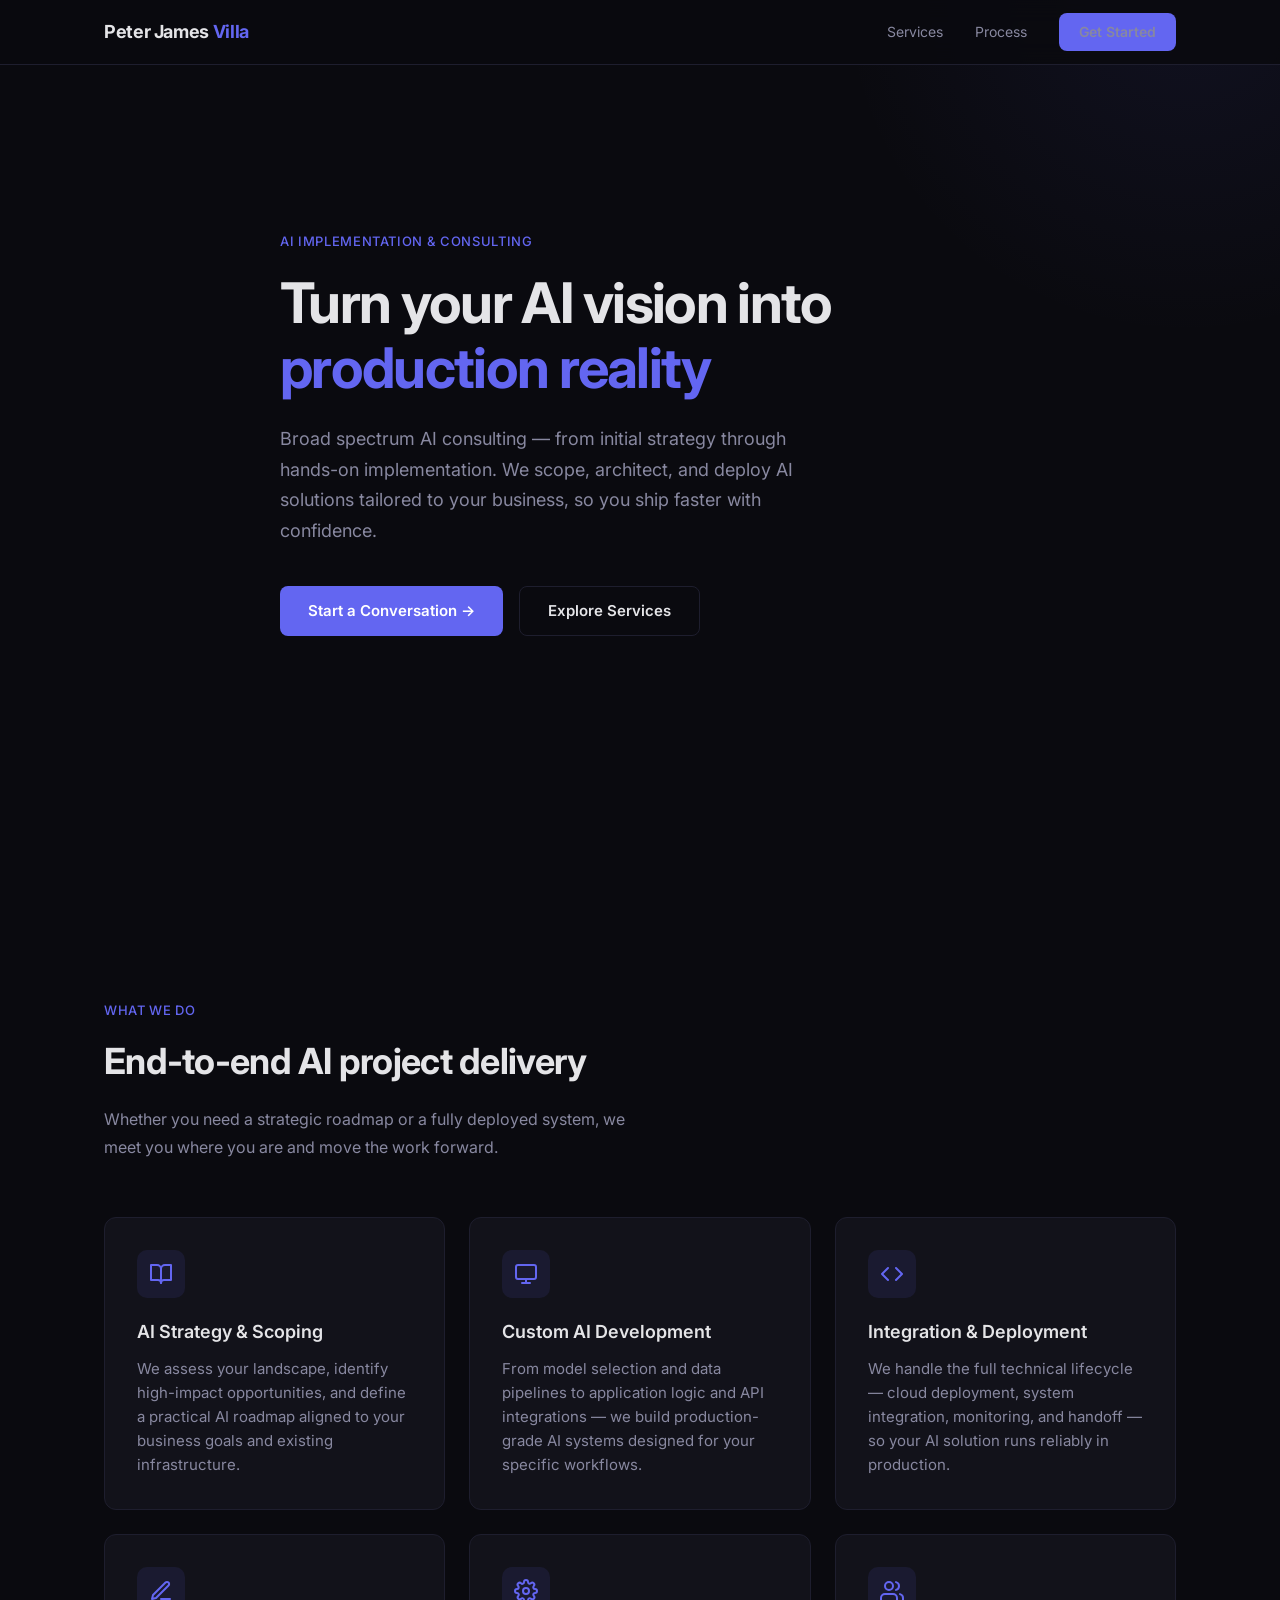
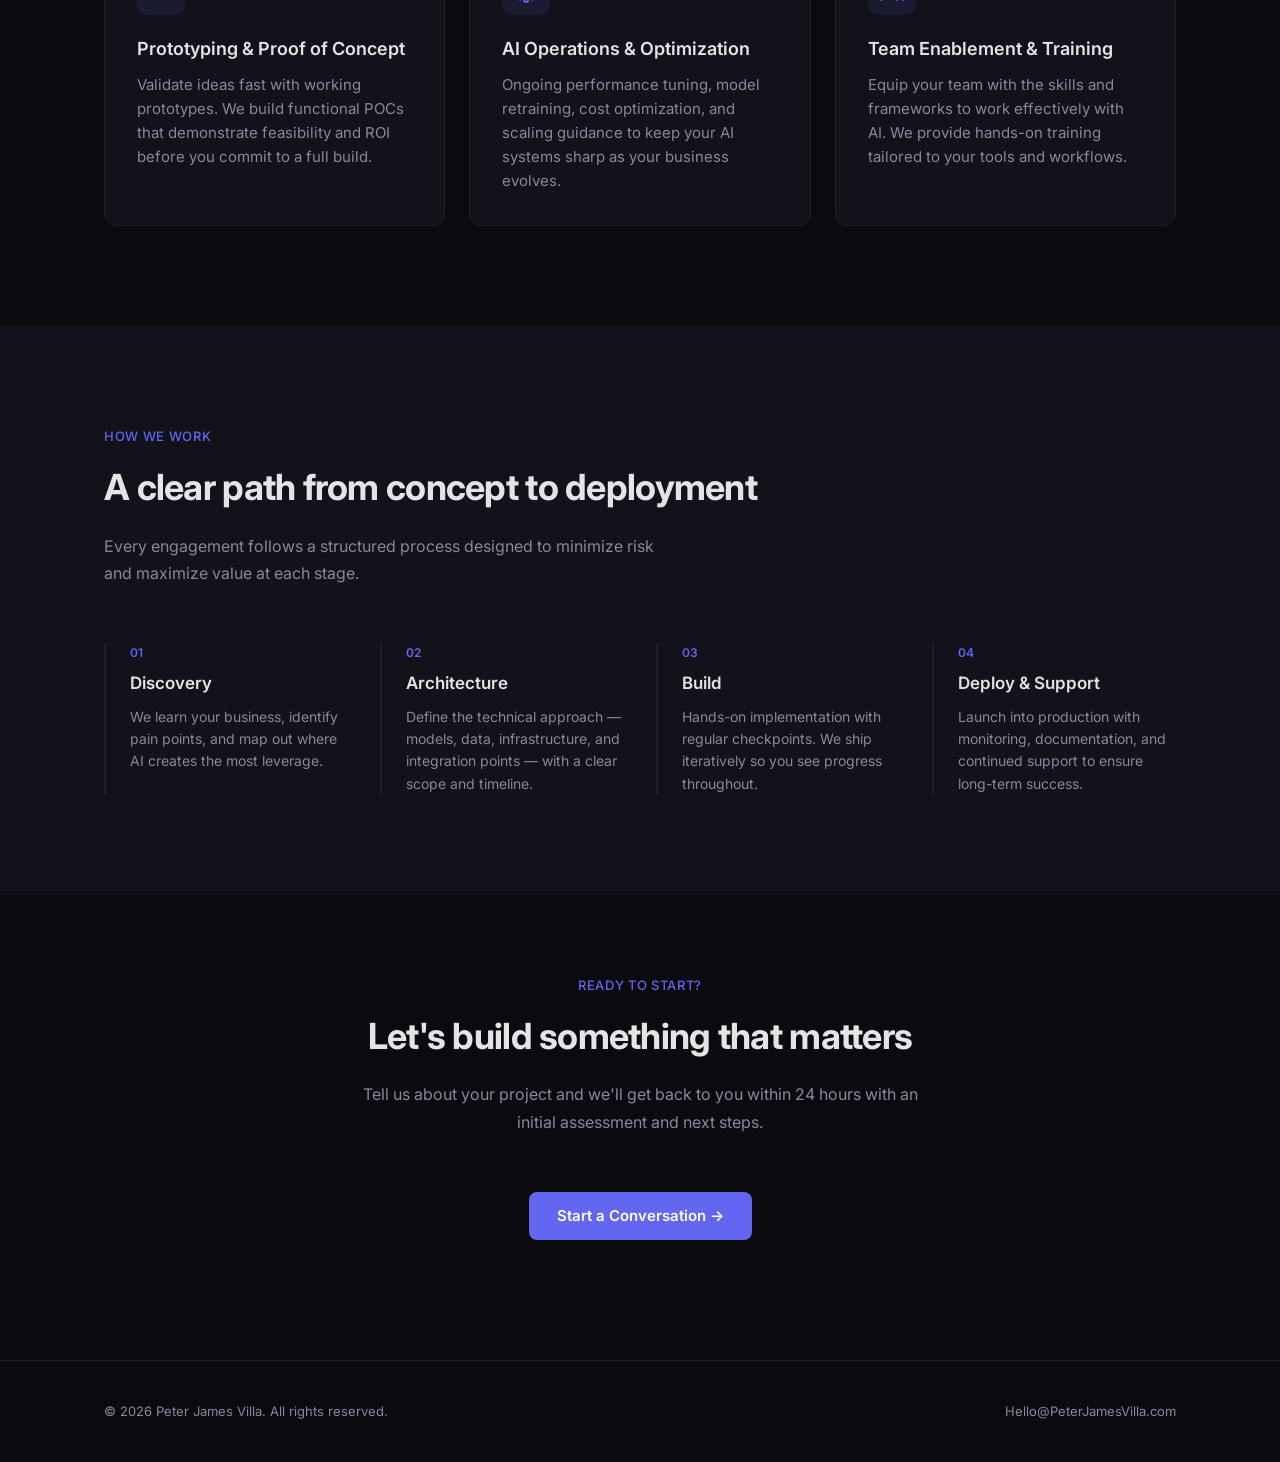
<file: index.html>
<!DOCTYPE html>
<html lang="en">
<head>
  <meta charset="UTF-8" />
  <meta name="viewport" content="width=device-width, initial-scale=1.0" />
  <title>Peter James Villa | AI Implementation & Consulting</title>
  <meta name="description" content="Broad spectrum AI project implementation and consulting. From strategy to deployment, we bring AI solutions to life." />
  <link rel="preconnect" href="https://fonts.googleapis.com" />
  <link rel="preconnect" href="https://fonts.gstatic.com" crossorigin />
  <link href="https://fonts.googleapis.com/css2?family=Inter:wght@400;500;600;700&display=swap" rel="stylesheet" />
  <style>
    *, *::before, *::after { margin: 0; padding: 0; box-sizing: border-box; }

    :root {
      --color-bg: #0a0a0f;
      --color-surface: #12121a;
      --color-border: #1e1e2e;
      --color-text: #e4e4e7;
      --color-text-muted: #8888a0;
      --color-accent: #6366f1;
      --color-accent-hover: #818cf8;
      --color-white: #ffffff;
    }

    html { scroll-behavior: smooth; }

    body {
      font-family: 'Inter', system-ui, -apple-system, sans-serif;
      background: var(--color-bg);
      color: var(--color-text);
      line-height: 1.6;
      -webkit-font-smoothing: antialiased;
    }

    a { color: inherit; text-decoration: none; }

    .container {
      max-width: 1120px;
      margin: 0 auto;
      padding: 0 24px;
    }

    /* ---- NAV ---- */
    nav {
      position: fixed;
      top: 0;
      left: 0;
      right: 0;
      z-index: 100;
      background: rgba(10, 10, 15, 0.85);
      backdrop-filter: blur(12px);
      border-bottom: 1px solid var(--color-border);
    }

    nav .container {
      display: flex;
      align-items: center;
      justify-content: space-between;
      height: 64px;
    }

    .logo {
      font-weight: 700;
      font-size: 1.125rem;
      letter-spacing: -0.02em;
    }

    .logo span { color: var(--color-accent); }

    .nav-links { display: flex; gap: 32px; align-items: center; }

    .nav-links a {
      font-size: 0.875rem;
      color: var(--color-text-muted);
      transition: color 0.2s;
    }

    .nav-links a:hover { color: var(--color-white); }

    .btn {
      display: inline-flex;
      align-items: center;
      gap: 8px;
      padding: 12px 28px;
      border-radius: 8px;
      font-size: 0.9375rem;
      font-weight: 600;
      border: none;
      cursor: pointer;
      transition: all 0.2s;
      text-decoration: none;
    }

    .btn-primary {
      background: var(--color-accent);
      color: var(--color-white);
    }

    .btn-primary:hover {
      background: var(--color-accent-hover);
      transform: translateY(-1px);
      box-shadow: 0 8px 24px rgba(99, 102, 241, 0.3);
    }

    .btn-outline {
      background: transparent;
      color: var(--color-text);
      border: 1px solid var(--color-border);
    }

    .btn-outline:hover {
      border-color: var(--color-accent);
      color: var(--color-white);
    }

    .btn-sm {
      padding: 10px 20px;
      font-size: 0.875rem;
    }

    .btn-nav {
      padding: 8px 20px;
      font-size: 0.8125rem;
    }

    /* ---- HERO ---- */
    .hero {
      min-height: 100vh;
      display: flex;
      align-items: center;
      padding-top: 64px;
      position: relative;
      overflow: hidden;
    }

    .hero::before {
      content: '';
      position: absolute;
      top: -40%;
      right: -20%;
      width: 700px;
      height: 700px;
      background: radial-gradient(circle, rgba(99, 102, 241, 0.08) 0%, transparent 70%);
      pointer-events: none;
    }

    .hero-content {
      max-width: 720px;
      position: relative;
    }

    .hero-label {
      display: inline-block;
      font-size: 0.8125rem;
      font-weight: 500;
      color: var(--color-accent);
      letter-spacing: 0.05em;
      text-transform: uppercase;
      margin-bottom: 20px;
    }

    .hero h1 {
      font-size: clamp(2.25rem, 5vw, 3.5rem);
      font-weight: 700;
      line-height: 1.15;
      letter-spacing: -0.03em;
      margin-bottom: 24px;
    }

    .hero h1 .accent { color: var(--color-accent); }

    .hero p {
      font-size: 1.125rem;
      color: var(--color-text-muted);
      max-width: 560px;
      margin-bottom: 40px;
      line-height: 1.7;
    }

    .hero-actions { display: flex; gap: 16px; flex-wrap: wrap; }

    /* ---- SECTIONS ---- */
    section { padding: 100px 0; }

    .section-label {
      font-size: 0.8125rem;
      font-weight: 500;
      color: var(--color-accent);
      letter-spacing: 0.05em;
      text-transform: uppercase;
      margin-bottom: 12px;
    }

    .section-title {
      font-size: clamp(1.5rem, 3vw, 2.25rem);
      font-weight: 700;
      letter-spacing: -0.02em;
      margin-bottom: 16px;
    }

    .section-subtitle {
      font-size: 1rem;
      color: var(--color-text-muted);
      max-width: 560px;
      margin-bottom: 56px;
      line-height: 1.7;
    }

    /* ---- SERVICES GRID ---- */
    .services-grid {
      display: grid;
      grid-template-columns: repeat(auto-fit, minmax(300px, 1fr));
      gap: 24px;
    }

    .service-card {
      background: var(--color-surface);
      border: 1px solid var(--color-border);
      border-radius: 12px;
      padding: 32px;
      transition: border-color 0.2s, transform 0.2s;
    }

    .service-card:hover {
      border-color: var(--color-accent);
      transform: translateY(-2px);
    }

    .service-icon {
      width: 48px;
      height: 48px;
      background: rgba(99, 102, 241, 0.1);
      border-radius: 10px;
      display: flex;
      align-items: center;
      justify-content: center;
      margin-bottom: 20px;
      font-size: 1.25rem;
    }

    .service-card h3 {
      font-size: 1.125rem;
      font-weight: 600;
      margin-bottom: 10px;
    }

    .service-card p {
      font-size: 0.9375rem;
      color: var(--color-text-muted);
      line-height: 1.6;
    }

    /* ---- PROCESS ---- */
    .process-grid {
      display: grid;
      grid-template-columns: repeat(auto-fit, minmax(240px, 1fr));
      gap: 32px;
    }

    .process-step {
      position: relative;
      padding-left: 24px;
      border-left: 2px solid var(--color-border);
    }

    .process-step:hover { border-left-color: var(--color-accent); }

    .step-number {
      font-size: 0.75rem;
      font-weight: 600;
      color: var(--color-accent);
      margin-bottom: 8px;
    }

    .process-step h3 {
      font-size: 1.0625rem;
      font-weight: 600;
      margin-bottom: 8px;
    }

    .process-step p {
      font-size: 0.875rem;
      color: var(--color-text-muted);
      line-height: 1.6;
    }

    /* ---- CTA SECTION ---- */
    .cta-section {
      text-align: center;
      padding: 80px 0 120px;
    }

    .cta-section .section-subtitle {
      margin-left: auto;
      margin-right: auto;
    }

    /* ---- FOOTER ---- */
    footer {
      border-top: 1px solid var(--color-border);
      padding: 40px 0;
    }

    .footer-content {
      display: flex;
      justify-content: space-between;
      align-items: center;
      flex-wrap: wrap;
      gap: 16px;
    }

    .footer-text {
      font-size: 0.8125rem;
      color: var(--color-text-muted);
    }

    .footer-links {
      display: flex;
      gap: 24px;
    }

    .footer-links a {
      font-size: 0.8125rem;
      color: var(--color-text-muted);
      transition: color 0.2s;
    }

    .footer-links a:hover { color: var(--color-white); }

    /* ---- RESPONSIVE ---- */
    @media (max-width: 768px) {
      .nav-links { gap: 16px; }
      .nav-links a:not(.btn) { display: none; }
      section { padding: 64px 0; }
      .services-grid { grid-template-columns: 1fr; }
      .process-grid { grid-template-columns: 1fr 1fr; }
    }

    @media (max-width: 480px) {
      .hero-actions { flex-direction: column; }
      .hero-actions .btn { width: 100%; justify-content: center; }
      .process-grid { grid-template-columns: 1fr; }
      .footer-content { flex-direction: column; text-align: center; }
    }
  </style>
</head>
<body>

  <!-- NAV -->
  <nav>
    <div class="container">
      <div class="logo">Peter James <span>Villa</span></div>
      <div class="nav-links">
        <a href="#services">Services</a>
        <a href="#process">Process</a>
        <a href="mailto:Hello@PeterJamesVilla.com?subject=AI%20Project%20Inquiry" class="btn btn-primary btn-nav">Get Started</a>
      </div>
    </div>
  </nav>

  <!-- HERO -->
  <section class="hero">
    <div class="container">
      <div class="hero-content">
        <div class="hero-label">AI Implementation &amp; Consulting</div>
        <h1>Turn your AI vision into <span class="accent">production reality</span></h1>
        <p>Broad spectrum AI consulting — from initial strategy through hands-on implementation. We scope, architect, and deploy AI solutions tailored to your business, so you ship faster with confidence.</p>
        <div class="hero-actions">
          <a href="mailto:Hello@PeterJamesVilla.com?subject=AI%20Project%20Inquiry&body=Hi%20Peter%2C%0A%0AI'm%20interested%20in%20discussing%20an%20AI%20project.%0A%0AProject%20overview%3A%0A%0ATimeline%3A%0A%0ALooking%20forward%20to%20connecting." class="btn btn-primary">Start a Conversation &rarr;</a>
          <a href="#services" class="btn btn-outline">Explore Services</a>
        </div>
      </div>
    </div>
  </section>

  <!-- SERVICES -->
  <section id="services">
    <div class="container">
      <div class="section-label">What We Do</div>
      <h2 class="section-title">End-to-end AI project delivery</h2>
      <p class="section-subtitle">Whether you need a strategic roadmap or a fully deployed system, we meet you where you are and move the work forward.</p>

      <div class="services-grid">
        <div class="service-card">
          <div class="service-icon">
            <svg width="24" height="24" fill="none" stroke="currentColor" stroke-width="2" stroke-linecap="round" stroke-linejoin="round" color="#6366f1"><path d="M2 3h6a4 4 0 0 1 4 4v14a3 3 0 0 0-3-3H2z"/><path d="M22 3h-6a4 4 0 0 0-4 4v14a3 3 0 0 1 3-3h7z"/></svg>
          </div>
          <h3>AI Strategy & Scoping</h3>
          <p>We assess your landscape, identify high-impact opportunities, and define a practical AI roadmap aligned to your business goals and existing infrastructure.</p>
        </div>

        <div class="service-card">
          <div class="service-icon">
            <svg width="24" height="24" fill="none" stroke="currentColor" stroke-width="2" stroke-linecap="round" stroke-linejoin="round" color="#6366f1"><rect x="2" y="3" width="20" height="14" rx="2" ry="2"/><line x1="8" y1="21" x2="16" y2="21"/><line x1="12" y1="17" x2="12" y2="21"/></svg>
          </div>
          <h3>Custom AI Development</h3>
          <p>From model selection and data pipelines to application logic and API integrations — we build production-grade AI systems designed for your specific workflows.</p>
        </div>

        <div class="service-card">
          <div class="service-icon">
            <svg width="24" height="24" fill="none" stroke="currentColor" stroke-width="2" stroke-linecap="round" stroke-linejoin="round" color="#6366f1"><polyline points="16 18 22 12 16 6"/><polyline points="8 6 2 12 8 18"/></svg>
          </div>
          <h3>Integration & Deployment</h3>
          <p>We handle the full technical lifecycle — cloud deployment, system integration, monitoring, and handoff — so your AI solution runs reliably in production.</p>
        </div>

        <div class="service-card">
          <div class="service-icon">
            <svg width="24" height="24" fill="none" stroke="currentColor" stroke-width="2" stroke-linecap="round" stroke-linejoin="round" color="#6366f1"><path d="M12 20h9"/><path d="M16.5 3.5a2.121 2.121 0 0 1 3 3L7 19l-4 1 1-4L16.5 3.5z"/></svg>
          </div>
          <h3>Prototyping & Proof of Concept</h3>
          <p>Validate ideas fast with working prototypes. We build functional POCs that demonstrate feasibility and ROI before you commit to a full build.</p>
        </div>

        <div class="service-card">
          <div class="service-icon">
            <svg width="24" height="24" fill="none" stroke="currentColor" stroke-width="2" stroke-linecap="round" stroke-linejoin="round" color="#6366f1"><circle cx="12" cy="12" r="3"/><path d="M19.4 15a1.65 1.65 0 0 0 .33 1.82l.06.06a2 2 0 0 1-2.83 2.83l-.06-.06a1.65 1.65 0 0 0-1.82-.33 1.65 1.65 0 0 0-1 1.51V21a2 2 0 0 1-4 0v-.09A1.65 1.65 0 0 0 9 19.4a1.65 1.65 0 0 0-1.82.33l-.06.06a2 2 0 0 1-2.83-2.83l.06-.06A1.65 1.65 0 0 0 4.68 15a1.65 1.65 0 0 0-1.51-1H3a2 2 0 0 1 0-4h.09A1.65 1.65 0 0 0 4.6 9a1.65 1.65 0 0 0-.33-1.82l-.06-.06a2 2 0 0 1 2.83-2.83l.06.06A1.65 1.65 0 0 0 9 4.68a1.65 1.65 0 0 0 1-1.51V3a2 2 0 0 1 4 0v.09a1.65 1.65 0 0 0 1 1.51 1.65 1.65 0 0 0 1.82-.33l.06-.06a2 2 0 0 1 2.83 2.83l-.06.06A1.65 1.65 0 0 0 19.4 9a1.65 1.65 0 0 0 1.51 1H21a2 2 0 0 1 0 4h-.09a1.65 1.65 0 0 0-1.51 1z"/></svg>
          </div>
          <h3>AI Operations & Optimization</h3>
          <p>Ongoing performance tuning, model retraining, cost optimization, and scaling guidance to keep your AI systems sharp as your business evolves.</p>
        </div>

        <div class="service-card">
          <div class="service-icon">
            <svg width="24" height="24" fill="none" stroke="currentColor" stroke-width="2" stroke-linecap="round" stroke-linejoin="round" color="#6366f1"><path d="M17 21v-2a4 4 0 0 0-4-4H5a4 4 0 0 0-4 4v2"/><circle cx="9" cy="7" r="4"/><path d="M23 21v-2a4 4 0 0 0-3-3.87"/><path d="M16 3.13a4 4 0 0 1 0 7.75"/></svg>
          </div>
          <h3>Team Enablement & Training</h3>
          <p>Equip your team with the skills and frameworks to work effectively with AI. We provide hands-on training tailored to your tools and workflows.</p>
        </div>
      </div>
    </div>
  </section>

  <!-- PROCESS -->
  <section id="process" style="background: var(--color-surface);">
    <div class="container">
      <div class="section-label">How We Work</div>
      <h2 class="section-title">A clear path from concept to deployment</h2>
      <p class="section-subtitle">Every engagement follows a structured process designed to minimize risk and maximize value at each stage.</p>

      <div class="process-grid">
        <div class="process-step">
          <div class="step-number">01</div>
          <h3>Discovery</h3>
          <p>We learn your business, identify pain points, and map out where AI creates the most leverage.</p>
        </div>
        <div class="process-step">
          <div class="step-number">02</div>
          <h3>Architecture</h3>
          <p>Define the technical approach — models, data, infrastructure, and integration points — with a clear scope and timeline.</p>
        </div>
        <div class="process-step">
          <div class="step-number">03</div>
          <h3>Build</h3>
          <p>Hands-on implementation with regular checkpoints. We ship iteratively so you see progress throughout.</p>
        </div>
        <div class="process-step">
          <div class="step-number">04</div>
          <h3>Deploy & Support</h3>
          <p>Launch into production with monitoring, documentation, and continued support to ensure long-term success.</p>
        </div>
      </div>
    </div>
  </section>

  <!-- CTA -->
  <section class="cta-section">
    <div class="container">
      <div class="section-label">Ready to Start?</div>
      <h2 class="section-title">Let's build something that matters</h2>
      <p class="section-subtitle">Tell us about your project and we'll get back to you within 24 hours with an initial assessment and next steps.</p>
      <a href="mailto:Hello@PeterJamesVilla.com?subject=AI%20Project%20Inquiry&body=Hi%20Peter%2C%0A%0AI'm%20interested%20in%20discussing%20an%20AI%20project.%0A%0AProject%20overview%3A%0A%0ATimeline%3A%0A%0ALooking%20forward%20to%20connecting." class="btn btn-primary">Start a Conversation &rarr;</a>
    </div>
  </section>

  <!-- FOOTER -->
  <footer>
    <div class="container">
      <div class="footer-content">
        <div class="footer-text">&copy; 2026 Peter James Villa. All rights reserved.</div>
        <div class="footer-links">
          <a href="mailto:Hello@PeterJamesVilla.com">Hello@PeterJamesVilla.com</a>
        </div>
      </div>
    </div>
  </footer>

</body>
</html>
</file>
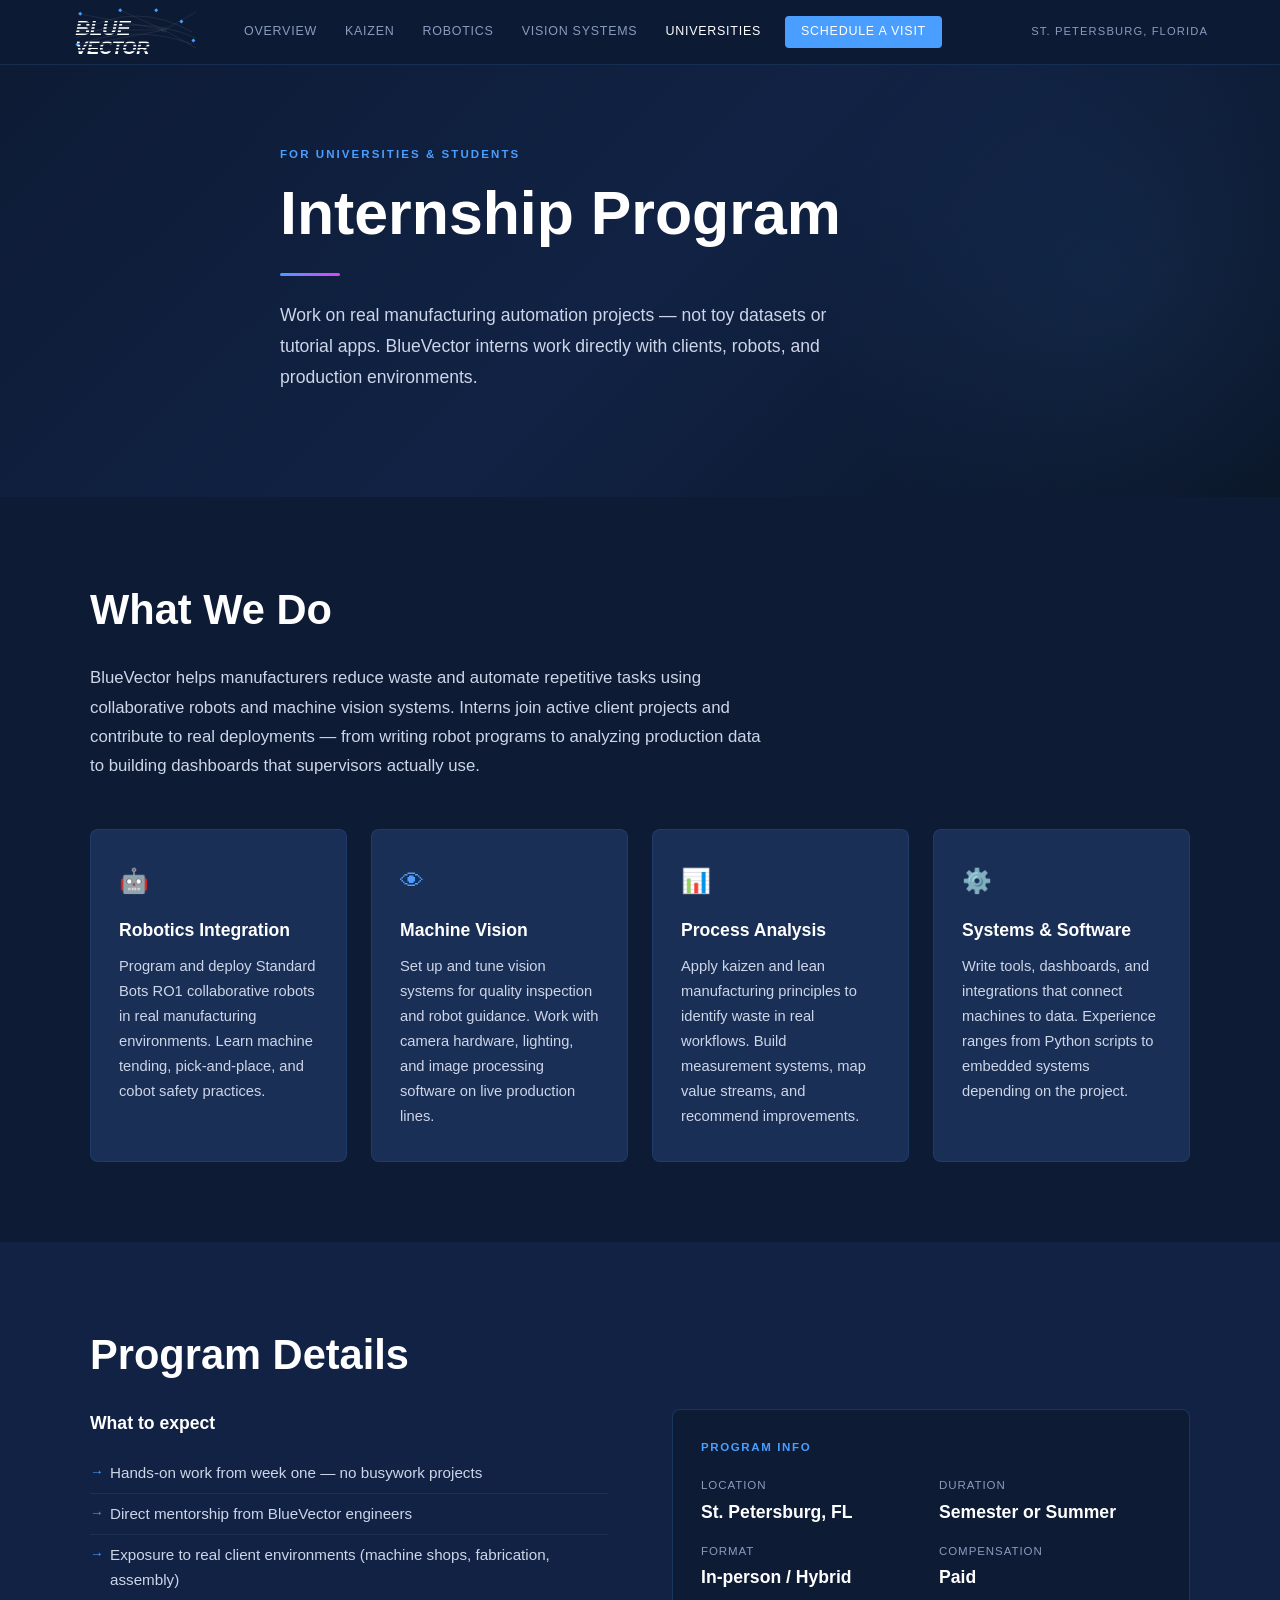
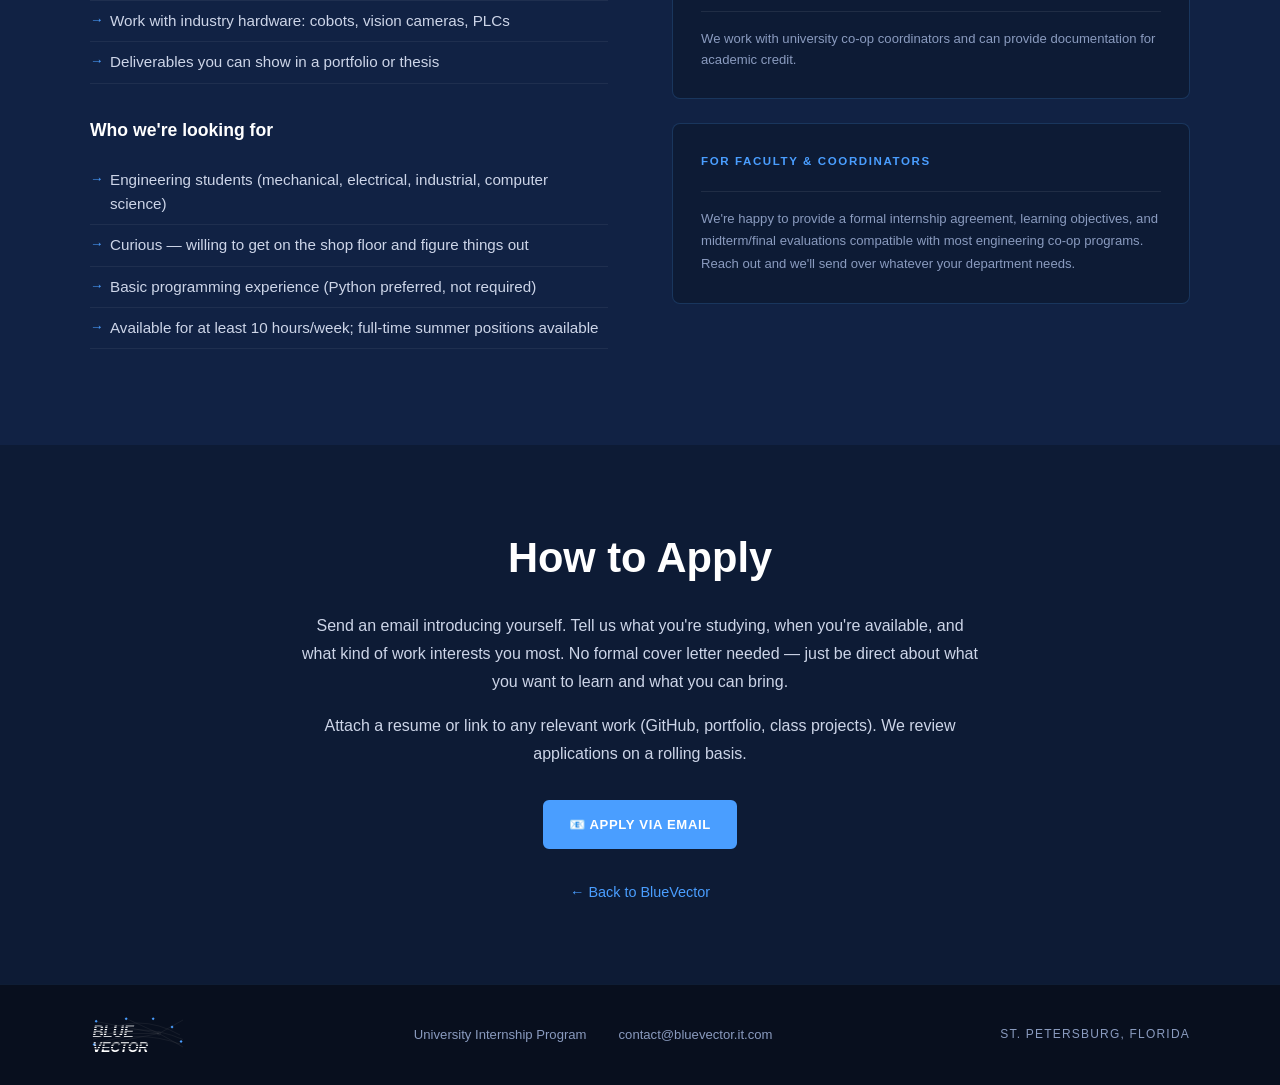
<file: internship.html>
<!DOCTYPE html>
<html lang="en">
<head>
  <meta charset="UTF-8" />
  <meta name="viewport" content="width=device-width, initial-scale=1.0" />
  <title>Internship Program — BlueVector</title>
  <link rel="stylesheet" href="style.css" />
</head>
<body>

  <!-- NAV -->
  <header>
    <div class="nav-inner">
      <div class="logo">
        <a href="index.html"><img src="logo.svg" alt="BlueVector" class="logo-img"/></a>
      </div>
      <nav>
        <a href="index.html#overview">Overview</a>
        <a href="index.html#kaizen">Kaizen</a>
        <a href="index.html#robotics">Robotics</a>
        <a href="index.html#vision">Vision Systems</a>
        <a href="internship.html" class="active">Universities</a>
        <a href="mailto:contact@bluevector.it.com?subject=On-Site%20Visit%20Request" class="nav-cta">Schedule a Visit</a>
      </nav>
      <div class="location">ST. PETERSBURG, FLORIDA</div>
    </div>
  </header>

  <!-- HERO -->
  <section class="hero hero-sm">
    <div class="hero-content">
      <div class="section-label" style="margin-bottom:1rem;">FOR UNIVERSITIES & STUDENTS</div>
      <h1>Internship Program</h1>
      <div class="accent-bar"></div>
      <p class="hero-sub">
        Work on real manufacturing automation projects — not toy datasets or tutorial apps.
        BlueVector interns work directly with clients, robots, and production environments.
      </p>
    </div>
  </section>

  <!-- OVERVIEW -->
  <section class="section">
    <div class="container">
      <h2>What We Do</h2>
      <p class="section-intro">
        BlueVector helps manufacturers reduce waste and automate repetitive tasks using
        collaborative robots and machine vision systems. Interns join active client projects
        and contribute to real deployments — from writing robot programs to analyzing
        production data to building dashboards that supervisors actually use.
      </p>
      <div class="kaizen-grid">
        <div class="kaizen-card">
          <div class="k-icon">🤖</div>
          <h3>Robotics Integration</h3>
          <p>Program and deploy Standard Bots RO1 collaborative robots in real manufacturing environments. Learn machine tending, pick-and-place, and cobot safety practices.</p>
        </div>
        <div class="kaizen-card">
          <div class="k-icon">👁</div>
          <h3>Machine Vision</h3>
          <p>Set up and tune vision systems for quality inspection and robot guidance. Work with camera hardware, lighting, and image processing software on live production lines.</p>
        </div>
        <div class="kaizen-card">
          <div class="k-icon">📊</div>
          <h3>Process Analysis</h3>
          <p>Apply kaizen and lean manufacturing principles to identify waste in real workflows. Build measurement systems, map value streams, and recommend improvements.</p>
        </div>
        <div class="kaizen-card">
          <div class="k-icon">⚙️</div>
          <h3>Systems & Software</h3>
          <p>Write tools, dashboards, and integrations that connect machines to data. Experience ranges from Python scripts to embedded systems depending on the project.</p>
        </div>
      </div>
    </div>
  </section>

  <!-- DETAILS -->
  <section class="section section-dark">
    <div class="container">
      <h2>Program Details</h2>
      <div class="two-col">
        <div class="col-text">
          <h3>What to expect</h3>
          <ul class="feature-list">
            <li>Hands-on work from week one — no busywork projects</li>
            <li>Direct mentorship from BlueVector engineers</li>
            <li>Exposure to real client environments (machine shops, fabrication, assembly)</li>
            <li>Work with industry hardware: cobots, vision cameras, PLCs</li>
            <li>Deliverables you can show in a portfolio or thesis</li>
          </ul>

          <h3 style="margin-top:2rem;">Who we're looking for</h3>
          <ul class="feature-list">
            <li>Engineering students (mechanical, electrical, industrial, computer science)</li>
            <li>Curious — willing to get on the shop floor and figure things out</li>
            <li>Basic programming experience (Python preferred, not required)</li>
            <li>Available for at least 10 hours/week; full-time summer positions available</li>
          </ul>
        </div>
        <div class="col-visual">
          <div class="robot-card">
            <div class="robot-label">Program Info</div>
            <div class="robot-specs">
              <div class="spec"><span>Location</span><strong>St. Petersburg, FL</strong></div>
              <div class="spec"><span>Duration</span><strong>Semester or Summer</strong></div>
              <div class="spec"><span>Format</span><strong>In-person / Hybrid</strong></div>
              <div class="spec"><span>Compensation</span><strong>Paid</strong></div>
            </div>
            <div class="robot-note">We work with university co-op coordinators and can provide documentation for academic credit.</div>
          </div>

          <div class="robot-card" style="margin-top:1.5rem;">
            <div class="robot-label">For Faculty & Coordinators</div>
            <div class="robot-note" style="margin-top:0.75rem;line-height:1.7;">
              We're happy to provide a formal internship agreement, learning objectives, and midterm/final evaluations compatible with most engineering co-op programs.
              Reach out and we'll send over whatever your department needs.
            </div>
          </div>
        </div>
      </div>
    </div>
  </section>

  <!-- HOW TO APPLY -->
  <section class="section">
    <div class="container contact-container">
      <h2>How to Apply</h2>
      <p>
        Send an email introducing yourself. Tell us what you're studying, when you're available,
        and what kind of work interests you most. No formal cover letter needed — just be direct
        about what you want to learn and what you can bring.
      </p>
      <p style="margin-top:1rem;">Attach a resume or link to any relevant work (GitHub, portfolio, class projects). We review applications on a rolling basis.</p>
      <div class="contact-btns" style="margin-top:2rem;">
        <a href="mailto:contact@bluevector.it.com?subject=Internship%20Application&body=Hi%2C%20I%27m%20interested%20in%20interning%20at%20Blue%20Vector.%20Here%27s%20a%20bit%20about%20me%3A" class="btn btn-primary">📧 Apply via Email</a>
      </div>
      <div class="university-link" style="margin-top:2rem;">
        <a href="index.html">← Back to BlueVector</a>
      </div>
    </div>
  </section>

  <!-- FOOTER -->
  <footer>
    <div class="footer-inner">
      <div class="logo">
        <img src="logo.svg" alt="BlueVector" class="logo-img logo-img-sm"/>
      </div>
      <div class="footer-links">
        <a href="internship.html">University Internship Program</a>
        <a href="mailto:contact@bluevector.it.com">contact@bluevector.it.com</a>
      </div>
      <div class="footer-loc">St. Petersburg, Florida</div>
    </div>
  </footer>

</body>
</html>
</file>
<file: style.css>
/* ===== RESET & BASE ===== */
*, *::before, *::after { box-sizing: border-box; margin: 0; padding: 0; }

:root {
  --navy: #0d1b35;
  --navy-mid: #112244;
  --navy-light: #1a2f55;
  --blue: #4a9eff;
  --pink: #e040fb;
  --white: #ffffff;
  --off-white: #e8edf5;
  --muted: #8a9bbf;
  --text: #cdd5e8;
}

html { scroll-behavior: smooth; }

body {
  font-family: 'Helvetica Neue', Arial, sans-serif;
  background: var(--navy);
  color: var(--text);
  line-height: 1.6;
}

a { color: var(--blue); text-decoration: none; }
a:hover { text-decoration: underline; }

/* ===== HEADER / NAV ===== */
header {
  position: sticky;
  top: 0;
  z-index: 100;
  background: rgba(13, 27, 53, 0.97);
  border-bottom: 1px solid rgba(74, 158, 255, 0.15);
  backdrop-filter: blur(8px);
}

.nav-inner {
  max-width: 1200px;
  margin: 0 auto;
  padding: 0 2rem;
  height: 64px;
  display: flex;
  align-items: center;
  gap: 2rem;
}

.logo {
  display: flex;
  align-items: center;
  gap: 0.6rem;
  flex-shrink: 0;
}

.logo-text {
  font-size: 0.95rem;
  letter-spacing: 0.12em;
  color: var(--white);
  font-weight: 300;
}

.logo-text strong { font-weight: 700; }

.logo-img { height: 48px; width: auto; display: block; }
.logo-img-sm { height: 36px; }

nav {
  display: flex;
  align-items: center;
  gap: 0.25rem;
  flex: 1;
}

nav a {
  color: var(--muted);
  font-size: 0.78rem;
  letter-spacing: 0.06em;
  text-transform: uppercase;
  padding: 0.4rem 0.75rem;
  border-radius: 4px;
  transition: color 0.2s;
  white-space: nowrap;
}

nav a:hover, nav a.active { color: var(--white); text-decoration: none; }

nav a.nav-cta {
  background: var(--blue);
  color: var(--white);
  padding: 0.4rem 1rem;
  border-radius: 4px;
  margin-left: 0.5rem;
}

nav a.nav-cta:hover { background: #3a8eee; }

.location {
  font-size: 0.7rem;
  letter-spacing: 0.1em;
  color: var(--muted);
  white-space: nowrap;
}

/* ===== HERO ===== */
.hero {
  background: linear-gradient(135deg, var(--navy) 0%, var(--navy-mid) 50%, #0a1628 100%);
  padding: 7rem 2rem 6rem;
  position: relative;
  overflow: hidden;
}

.hero::before {
  content: '';
  position: absolute;
  top: -20%;
  right: -10%;
  width: 600px;
  height: 600px;
  background: radial-gradient(ellipse, rgba(74,158,255,0.08) 0%, transparent 70%);
  pointer-events: none;
}

.hero-sm { padding: 5rem 2rem 4rem; }

.hero-content {
  max-width: 720px;
  margin: 0 auto;
}

.hero h1 {
  font-size: clamp(2.4rem, 5vw, 3.8rem);
  font-weight: 700;
  color: var(--white);
  line-height: 1.15;
  margin-bottom: 1.5rem;
}

.accent-bar {
  width: 60px;
  height: 3px;
  background: linear-gradient(90deg, var(--blue), var(--pink));
  margin-bottom: 1.5rem;
  border-radius: 2px;
}

.hero-sub {
  font-size: 1.1rem;
  color: var(--text);
  max-width: 600px;
  margin-bottom: 2.5rem;
  line-height: 1.75;
}

.hero-btns {
  display: flex;
  gap: 1rem;
  flex-wrap: wrap;
}

/* ===== BUTTONS ===== */
.btn {
  display: inline-block;
  padding: 0.75rem 1.5rem;
  border-radius: 6px;
  font-size: 0.82rem;
  font-weight: 600;
  letter-spacing: 0.05em;
  text-transform: uppercase;
  transition: all 0.2s;
  cursor: pointer;
  white-space: nowrap;
}

.btn-primary {
  background: var(--blue);
  color: var(--white);
  border: 2px solid var(--blue);
}

.btn-primary:hover {
  background: #3a8eee;
  border-color: #3a8eee;
  text-decoration: none;
  color: var(--white);
}

.btn-secondary {
  background: transparent;
  color: var(--white);
  border: 2px solid rgba(255,255,255,0.35);
}

.btn-secondary:hover {
  border-color: var(--white);
  text-decoration: none;
  color: var(--white);
}

/* ===== SECTIONS ===== */
.section {
  padding: 5rem 2rem;
}

.section-dark {
  background: var(--navy-mid);
}

.container {
  max-width: 1100px;
  margin: 0 auto;
}

.section-label {
  font-size: 0.72rem;
  letter-spacing: 0.18em;
  text-transform: uppercase;
  color: var(--blue);
  margin-bottom: 1rem;
  font-weight: 600;
}

h2 {
  font-size: clamp(1.8rem, 3.5vw, 2.6rem);
  font-weight: 700;
  color: var(--white);
  margin-bottom: 1.25rem;
}

h3 {
  font-size: 1.1rem;
  font-weight: 600;
  color: var(--white);
  margin-bottom: 0.6rem;
}

.section-intro {
  font-size: 1.05rem;
  max-width: 680px;
  margin-bottom: 3rem;
  line-height: 1.75;
  color: var(--text);
}

/* ===== KAIZEN GRID ===== */
.kaizen-grid {
  display: grid;
  grid-template-columns: repeat(auto-fit, minmax(240px, 1fr));
  gap: 1.5rem;
}

.kaizen-card {
  background: var(--navy-light);
  border: 1px solid rgba(74,158,255,0.12);
  border-radius: 8px;
  padding: 2rem 1.75rem;
  transition: border-color 0.2s;
}

.kaizen-card:hover {
  border-color: rgba(74,158,255,0.35);
}

.k-icon {
  font-size: 1.5rem;
  margin-bottom: 1rem;
  color: var(--blue);
}

.kaizen-card p {
  font-size: 0.92rem;
  line-height: 1.7;
  color: var(--text);
}

/* ===== TWO COL ===== */
.two-col {
  display: grid;
  grid-template-columns: 1fr 1fr;
  gap: 4rem;
  align-items: start;
}

@media (max-width: 768px) {
  .two-col { grid-template-columns: 1fr; gap: 2rem; }
}

.col-text p {
  font-size: 0.95rem;
  line-height: 1.75;
  color: var(--text);
  margin-top: 1rem;
}

.feature-list {
  list-style: none;
  margin: 1rem 0;
}

.feature-list li {
  padding: 0.5rem 0;
  padding-left: 1.25rem;
  position: relative;
  font-size: 0.95rem;
  color: var(--text);
  border-bottom: 1px solid rgba(255,255,255,0.06);
}

.feature-list li::before {
  content: '→';
  position: absolute;
  left: 0;
  color: var(--blue);
  font-size: 0.85rem;
}

/* ===== ROBOT CARD ===== */
.robot-card {
  background: var(--navy);
  border: 1px solid rgba(74,158,255,0.2);
  border-radius: 8px;
  padding: 1.75rem;
}

.robot-label {
  font-size: 0.72rem;
  letter-spacing: 0.14em;
  text-transform: uppercase;
  color: var(--blue);
  margin-bottom: 1.25rem;
  font-weight: 600;
}

.robot-specs {
  display: grid;
  grid-template-columns: 1fr 1fr;
  gap: 1rem;
  margin-bottom: 1.25rem;
}

.spec {
  display: flex;
  flex-direction: column;
  gap: 0.2rem;
}

.spec span {
  font-size: 0.72rem;
  text-transform: uppercase;
  letter-spacing: 0.08em;
  color: var(--muted);
}

.spec strong {
  font-size: 1.1rem;
  color: var(--white);
}

.robot-note {
  font-size: 0.82rem;
  color: var(--muted);
  line-height: 1.6;
  border-top: 1px solid rgba(255,255,255,0.08);
  padding-top: 1rem;
}

/* ===== VISION GRID ===== */
.vision-grid {
  display: grid;
  grid-template-columns: repeat(auto-fit, minmax(260px, 1fr));
  gap: 1.5rem;
  margin-bottom: 3rem;
}

.vision-card {
  background: var(--navy-light);
  border: 1px solid rgba(74,158,255,0.1);
  border-radius: 8px;
  padding: 2rem 1.75rem;
}

.vision-card p {
  font-size: 0.92rem;
  line-height: 1.7;
  color: var(--text);
  margin-top: 0.5rem;
}

.vision-cta {
  max-width: 640px;
}

.vision-cta p {
  margin-bottom: 1.5rem;
  line-height: 1.75;
  color: var(--text);
}

/* ===== CLIENTS ===== */
.section-clients {
  background: var(--navy-mid);
  padding: 3.5rem 2rem;
}

.clients-label {
  font-size: 0.7rem;
  letter-spacing: 0.18em;
  text-transform: uppercase;
  color: var(--muted);
  text-align: center;
  margin-bottom: 2rem;
}

.clients-grid {
  display: flex;
  flex-wrap: wrap;
  justify-content: center;
  align-items: center;
  gap: 2rem 4rem;
}

.client-logo {
  font-size: 1rem;
  font-weight: 700;
  letter-spacing: 0.06em;
  color: rgba(255,255,255,0.45);
  text-transform: uppercase;
  transition: color 0.2s;
}

.client-logo:hover { color: rgba(255,255,255,0.75); }

/* ===== CONTACT ===== */
.contact-container {
  max-width: 680px;
  text-align: center;
}

.contact-container p {
  color: var(--text);
  line-height: 1.75;
  margin-bottom: 0.5rem;
}

.contact-btns {
  display: flex;
  gap: 1rem;
  flex-wrap: wrap;
  justify-content: center;
  margin-top: 2rem;
}

.university-link {
  margin-top: 2rem;
  font-size: 0.9rem;
  color: var(--muted);
}

.university-link a { color: var(--blue); }

/* ===== FOOTER ===== */
footer {
  background: #080f1e;
  padding: 2rem;
  border-top: 1px solid rgba(74,158,255,0.1);
}

.footer-inner {
  max-width: 1100px;
  margin: 0 auto;
  display: flex;
  align-items: center;
  justify-content: space-between;
  flex-wrap: wrap;
  gap: 1rem;
}

.footer-links {
  display: flex;
  gap: 2rem;
}

.footer-links a {
  font-size: 0.82rem;
  color: var(--muted);
}

.footer-links a:hover { color: var(--white); }

.footer-loc {
  font-size: 0.75rem;
  letter-spacing: 0.1em;
  color: var(--muted);
  text-transform: uppercase;
}

/* ===== RESPONSIVE ===== */
@media (max-width: 900px) {
  .nav-inner { flex-wrap: wrap; height: auto; padding: 1rem 1.5rem; }
  nav { flex-wrap: wrap; }
  .location { display: none; }
}

@media (max-width: 600px) {
  .hero { padding: 4rem 1.5rem 3rem; }
  .section { padding: 3.5rem 1.5rem; }
  .footer-inner { flex-direction: column; align-items: flex-start; }
}
</file>
